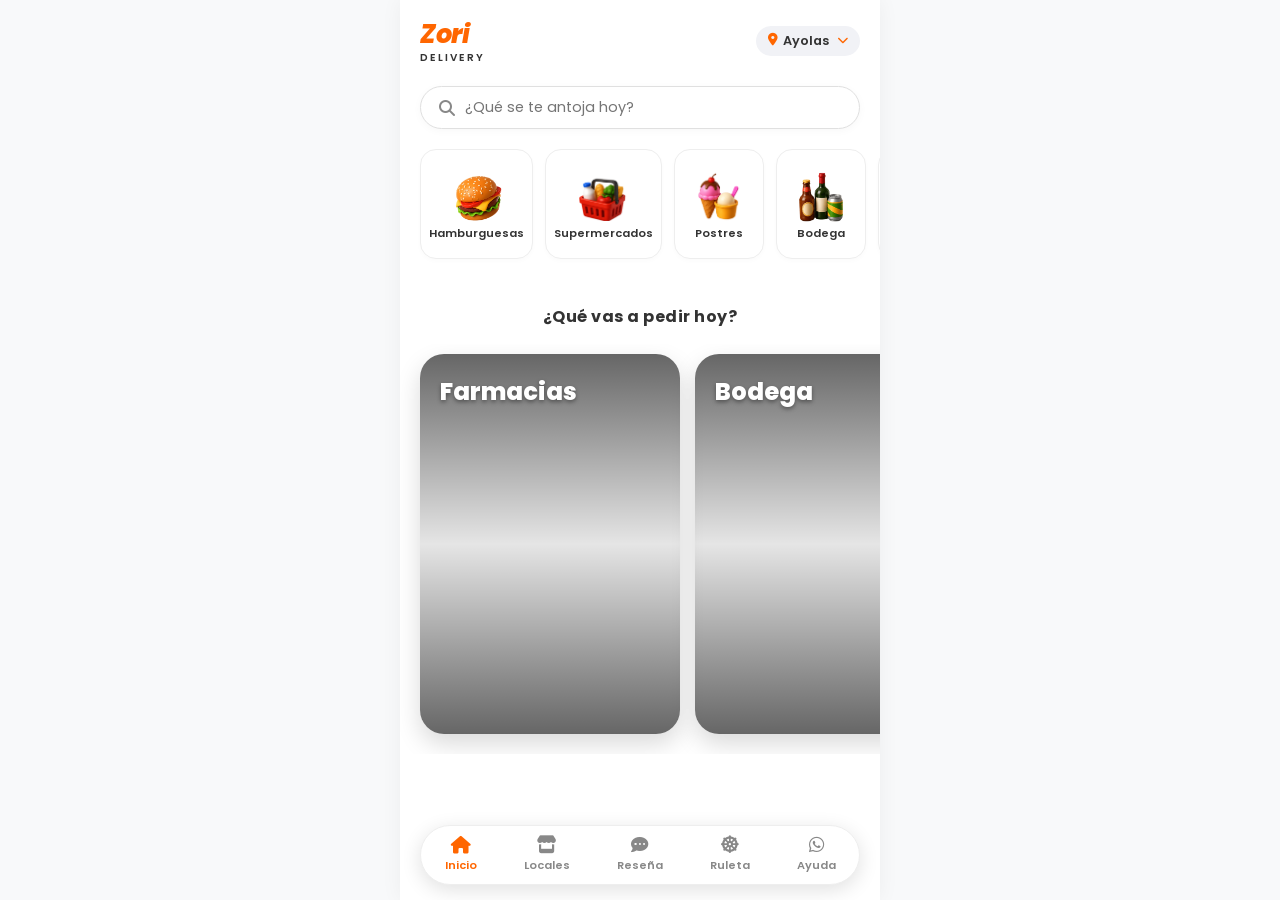
<file: index.html>
<!DOCTYPE html>
<html lang="es">
<head>
    <meta charset="UTF-8">
    <meta name="viewport" content="width=device-width, initial-scale=1.0, maximum-scale=1.0, user-scalable=no">
    <title>Zori Delivery</title>
    <link href="https://fonts.googleapis.com/css2?family=Poppins:wght@300;400;600;700;800&display=swap" rel="stylesheet">
    <link rel="stylesheet" href="https://cdnjs.cloudflare.com/ajax/libs/font-awesome/6.4.0/css/all.min.css">
    <link rel="stylesheet" href="css.css">
   <style>
        body {
            background-color: #f8f9fa;
            font-family: 'Poppins', sans-serif;
            margin: 0;
            padding: 0;
        }

        .mobile-container {
            max-width: 480px;
            margin: 0 auto;
            background: #ffffff;
            min-height: 100vh;
            position: relative;
            padding-bottom: 90px;
            box-shadow: 0 0 20px rgba(0,0,0,0.05);
        }

        /* Header */
        .app-header {
            display: flex;
            justify-content: space-between;
            align-items: center;
            padding: 15px 20px 10px 20px;
        }

        .logo-area h1 {
            font-size: 1.6rem;
            color: #ff6600;
            margin: 0;
            font-weight: 800;
            font-style: italic;
            letter-spacing: -0.5px;
        }
        .logo-area span {
            font-size: 0.65rem;
            display: block;
            color: #333;
            font-weight: 600;
            letter-spacing: 2px;
            margin-top: -4px;
        }

        .header-right {
            display: flex;
            align-items: center;
            gap: 10px;
        }

        .location-pill {
            display: flex;
            align-items: center;
            gap: 5px;
            background: #f1f2f6;
            padding: 6px 12px;
            border-radius: 50px;
            font-size: 0.8rem;
            font-weight: 600;
            color: #333;
        }
        .location-pill i {
            color: #ff6600;
        }

        .icon-btn {
            width: 38px;
            height: 38px;
            border-radius: 50%;
            background: #f1f2f6;
            border: none;
            display: flex;
            align-items: center;
            justify-content: center;
            color: #333;
            cursor: pointer;
            font-size: 0.9rem;
        }

        /* Buscador */
        .search-section {
            padding: 10px 20px;
        }
        .search-box {
            display: flex;
            align-items: center;
            background: #ffffff;
            border: 1px solid #e0e0e0;
            border-radius: 50px;
            padding: 10px 18px;
            box-shadow: 0 2px 8px rgba(0,0,0,0.03);
        }
        .search-box i {
            color: #888;
            font-size: 1rem;
            margin-right: 10px;
        }
        .search-box input {
            border: none;
            outline: none;
            width: 100%;
            font-family: 'Poppins', sans-serif;
            font-size: 0.9rem;
            background: transparent;
        }

        /* Botoncitos de Categorías Cuadrados */
        .quick-categories {
            display: flex;
            gap: 12px;
            overflow-x: auto;
            padding: 10px 20px 15px 20px;
            scrollbar-width: none;
        }
        .quick-categories::-webkit-scrollbar {
            display: none;
        }
        .quick-cat-card {
            min-width: 90px;
            height: 110px;
            background: #ffffff;
            border: 1px solid #eee;
            border-radius: 16px;
            display: flex;
            flex-direction: column;
            align-items: center;
            justify-content: center;
            padding: 8px;
            gap: 4px;
            cursor: pointer;
            flex-shrink: 0;
            transition: all 0.2s ease;
            box-shadow: 0 2px 5px rgba(0,0,0,0.02);
        }
        .quick-cat-card:hover, .quick-cat-card.active {
            border-color: #ff6600;
            background: #fff8f5;
        }
        
        /* Contenedor que ajusta la imagen cuadrada a un tamaño proporcional */
        .quick-cat-icon {
            width: 55px;
            height: 55px;
            background: transparent;
            border-radius: 0;
            display: flex;
            align-items: center;
            justify-content: center;
            overflow: hidden;
            flex-shrink: 0;
        }

        .quick-cat-icon img {
            width: 100%;
            height: 100%;
            object-fit: contain;
        }

        .quick-cat-card span {
            font-size: 0.7rem;
            font-weight: 600;
            color: #333;
            text-align: center;
            line-height: 1;
        }

        /* Título de la sección */
        .section-title {
            padding: 10px 20px 5px 20px;
            font-size: 1rem;
            font-weight: 700;
            color: #333;
        }

        /* APARTADO DE SCROLL: TARJETAS GRANDES CON IMAGEN DE FONDO */
        .promo-carousel-scroll {
            display: flex;
            gap: 15px;
            overflow-x: auto;
            padding: 10px 20px 20px 20px;
            scrollbar-width: none;
        }
        .promo-carousel-scroll::-webkit-scrollbar {
            display: none;
        }
        .promo-card-item {
            min-width: 260px;   
            height: 380px;  
            border-radius: 24px;
            padding: 20px;
            display: flex;
            flex-direction: column; 
            justify-content: space-between;
            flex-shrink: 0;
            position: relative;
            overflow: hidden;
            box-shadow: 0 10px 25px rgba(0,0,0,0.15);
            cursor: pointer;
            transition: transform 0.2s ease, box-shadow 0.2s ease;
            text-decoration: none;
            background-size: cover;
            background-position: center;
        }
        
        .promo-card-item:hover {
            transform: translateY(-4px);
            box-shadow: 0 14px 30px rgba(0,0,0,0.22);
        }

        .promo-card-item::before {
            content: '';
            position: absolute;
            top: 0; left: 0; width: 100%; height: 100%;
            background: linear-gradient(to bottom, rgba(0,0,0,0.6) 0%, rgba(0,0,0,0.1) 50%, rgba(0,0,0,0.6) 100%);
            z-index: 1;
        }
        
        .promo-text-content {
            position: relative;
            z-index: 2;
            width: 100%;
        }
        
        .promo-card-item h3 {
            margin: 0;
            font-size: 1.5rem;
            font-weight: 800;
            color: #fff;
            text-shadow: 0 2px 4px rgba(0,0,0,0.4);
        }

        /* Barra de Navegación Inferior Flotante */
        .bottom-nav {
            position: fixed;
            bottom: 15px;
            left: 50%;
            transform: translateX(-50%);
            width: 90%;
            max-width: 440px;
            background: #ffffff;
            display: flex;
            justify-content: space-around;
            padding: 10px 0;
            border-radius: 50px;
            box-shadow: 0 5px 20px rgba(0,0,0,0.12);
            z-index: 999;
            border: 1px solid #eee;
        }
        .nav-item {
            display: flex;
            flex-direction: column;
            align-items: center;
            text-decoration: none;
            color: #888;
            font-size: 0.7rem;
            font-weight: 600;
            gap: 3px;
            cursor: pointer;
            background: none;
            border: none;
        }
        .nav-item i {
            font-size: 1.1rem;
        }
        .nav-item.active {
            color: #ff6600;
        }
        .quick-categories a.quick-cat-card {
    text-decoration: none; /* Elimina el subrayado del enlace */
}
    </style>
</head>
<body>
<div class="mobile-container">
        
        <!-- Header -->
        <header class="app-header">
            <div class="logo-area">
                <h1>Zori</h1>
                <span>DELIVERY</span>
            </div>
            <div class="header-right" style="position: relative;">
                <!-- Píldora de ubicación interactiva -->
                <div class="location-pill" id="btnUbicacion" style="cursor: pointer;">
                    <i class="fa-solid fa-location-dot"></i> <span id="textoUbicacion">Ayolas</span>
                    <i class="fa-solid fa-chevron-down" style="font-size: 0.7rem; margin-left: 3px;"></i>
                </div>
                
                <!-- Menú desplegable de ciudades -->
                <div id="dropdownUbicacion" style="display: none; position: absolute; top: 45px; right: 0; background: #ffffff; border: 1px solid #eee; border-radius: 16px; box-shadow: 0 8px 20px rgba(0,0,0,0.12); width: 200px; z-index: 1000; overflow: hidden; font-family: 'Poppins', sans-serif;">
                    <div style="padding: 10px 15px; font-size: 0.75rem; font-weight: 700; color: #888; border-bottom: 1px solid #f1f2f6;">Selecciona tu ciudad</div>
                    
                    <!-- Ciudad activa (Ayolas) -->
                    <div onclick="cambiarUbicacion('Ayolas', this)" style="padding: 12px 15px; display: flex; justify-content: space-between; align-items: center; cursor: pointer; background: #fff8f5; color: #ff6600; font-size: 0.85rem; font-weight: 600;">
                        <span>Ayolas</span>
                        <i class="fa-solid fa-check" style="font-size: 0.8rem;"></i>
                    </div>

                    <!-- Ciudades Próximamente (Deshabilitadas / Tachadas) -->
                    <div style="padding: 12px 15px; display: flex; justify-content: space-between; align-items: center; opacity: 0.5; cursor: not-allowed; background: #fafafa; border-top: 1px solid #f8f9fa;">
                        <span style="text-decoration: line-through; color: #666; font-size: 0.85rem;">Santiago</span>
                        <span style="font-size: 0.65rem; background: #eee; color: #555; padding: 2px 6px; border-radius: 6px; font-weight: 600;">Pronto</span>
                    </div>

                    <div style="padding: 12px 15px; display: flex; justify-content: space-between; align-items: center; opacity: 0.5; cursor: not-allowed; background: #fafafa; border-top: 1px solid #f8f9fa;">
                        <span style="text-decoration: line-through; color: #666; font-size: 0.85rem;">San Ignacio</span>
                        <span style="font-size: 0.65rem; background: #eee; color: #555; padding: 2px 6px; border-radius: 6px; font-weight: 600;">Pronto</span>
                    </div>

                    <div style="padding: 12px 15px; display: flex; justify-content: space-between; align-items: center; opacity: 0.5; cursor: not-allowed; background: #fafafa; border-top: 1px solid #f8f9fa;">
                        <span style="text-decoration: line-through; color: #666; font-size: 0.85rem;">San Juan</span>
                        <span style="font-size: 0.65rem; background: #eee; color: #555; padding: 2px 6px; border-radius: 6px; font-weight: 600;">Pronto</span>
                    </div>
                </div>
            </div>
        </header>

        <!-- Buscador -->
        <section class="search-section">
            <div class="search-box">
                <i class="fa-solid fa-magnifying-glass"></i>
                <input type="text" id="search-input" placeholder="¿Qué se te antoja hoy?" onkeypress="if(event.key === 'Enter') window.location.href='locales.html';">
            </div>
        </section>

   <!-- Botoncitos de Categorías con Imágenes Propias -->
<div class="quick-categories">
    <!-- Hamburguesas -->
    <a href="en constuccion.html" target="_blank" class="quick-cat-card">
        <div class="quick-cat-icon">
            <img src="hamnburguesa-8.png" alt="Hamburguesas">
        </div>
        <span>Hamburguesas</span>
    </a>

    <!-- Supermercados -->
    <a href="en constuccion.html" target="_blank" class="quick-cat-card">
        <div class="quick-cat-icon">
            <img src="supermercado-8.png" alt="Supermercados">
        </div>
        <span>Supermercados</span>
    </a>

    <!-- Postres -->
    <a href="en constuccion.html" target="_blank" class="quick-cat-card">
        <div class="quick-cat-icon">
            <img src="postres-8.png" alt="Postres">
        </div>
        <span>Postres</span>
    </a>

    <!-- Bodega -->
    <a href="en constuccion.html" target="_blank" class="quick-cat-card">
        <div class="quick-cat-icon">
            <img src="bodega-8.png" alt="Bodega">
        </div>
        <span>Bodega</span>
    </a>

    <!-- Farmacia -->
    <a href="en constuccion.html" target="_blank" class="quick-cat-card">
        <div class="quick-cat-icon">
            <img src="farmacia-8.png" alt="Farmacia">
        </div>
        <span>Farmacia</span>
    </a>

    <!-- Varios -->
    <a href="en constuccion.html" target="_blank" class="quick-cat-card">
        <div class="quick-cat-icon">
            <img src="varios-8.png" alt="Varios">
        </div>
        <span>Varios</span>
    </a>
</div>

        <!-- Título -->
        <div class="section-title">¿Qué vas a pedir hoy?</div>

       <!-- APARTADO DE SCROLL: TARJETAS GRANDES CON IMAGEN DE FONDO -->
    <section class="promo-carousel-scroll">
        
        <!-- Tarjeta 1: Farmacias -->
        <a href="Farmacias.html" class="promo-card-item" style="background-image: url('https://images.unsplash.com/photo-1584308666744-24d5c474f2ae?w=500');">
            <div class="promo-text-content">
                <h3>Farmacias</h3>
            </div>
        </a>

        <!-- Tarjeta 2: Bodegas -->
        <a href="bodega.html" class="promo-card-item" style="background-image: url('https://images.unsplash.com/photo-1550966871-3ed3cdb5ed0c?w=500');">
            <div class="promo-text-content">
                <h3>Bodega</h3>
            </div>
        </a>

        <!-- Tarjeta 3: Restaurantes -->
        <a href="en constuccion.html" class="promo-card-item" style="background-image: url('https://images.unsplash.com/photo-1517248135467-4c7edcad34c4?w=500');">
            <div class="promo-text-content">
                <h3>Restaurantes</h3>
            </div>
        </a>

        <!-- Tarjeta 4: Supermercados -->
        <a href="supermercados.html" class="promo-card-item" style="background-image: url('https://images.unsplash.com/photo-1578916171728-46686eac8d58?w=500');">
            <div class="promo-text-content">
                <h3>Supermercados</h3>
            </div>
        </a>

    </section>

        </section>

        <!-- Barra de Navegación Inferior Flotante -->
<nav class="bottom-nav">
    <a href="index.html" class="nav-item active">
        <i class="fa-solid fa-house"></i>
        <span>Inicio</span>
    </a>
    <a href="locales.html" class="nav-item">
        <i class="fa-solid fa-store"></i>
        <span>Locales</span>
    </a>
    <!-- Botón de Reseña restaurado -->
    <button class="nav-item" onclick="abrirModalReseña()">
        <i class="fa-solid fa-comment-dots"></i>
        <span>Reseña</span>
    </button>
    <!-- Botón que lleva al apartado de la ruleta -->
    <a href="ruleta.html" class="nav-item">
        <i class="fa-solid fa-dharmachakra"></i>
        <span>Ruleta</span>
    </a>
    <a href="https://wa.me/595982309464" target="_blank" class="nav-item">
        <i class="fa-brands fa-whatsapp"></i>
        <span>Ayuda</span>
    </a>
</nav>

        <!-- Modal Reseña Anónima -->
        <div id="modalReseña" style="display: none; position: fixed; top: 0; left: 0; width: 100%; height: 100%; background: rgba(0,0,0,0.5); z-index: 1000; justify-content: center; align-items: center;">
            <div style="background: #ffffff; padding: 25px; border-radius: 15px; width: 90%; max-width: 400px; box-shadow: 0 4px 15px rgba(0,0,0,0.2); text-align: left; position: relative;">
                <div id="formContainer">
                    <h3 style="margin-top: 0; text-align: center; color: #333;">Dejanos tu reseña</h3>
                    <p style="text-align: center; color: #777; font-size: 0.8rem;">100% anónima</p>
                    <form id="reseñaForm" onsubmit="enviarReseñaAnonima(event)" style="display: flex; flex-direction: column; gap: 12px;">
                        <input type="hidden" name="_subject" value="💬 Nueva Reseña Anónima - Zory Delivery">
                        <textarea id="mensajeReseña" name="mensaje" rows="4" placeholder="Escribe tu comentario aquí..." required style="padding: 10px; border: 1px solid #ccc; border-radius: 8px; font-family: 'Poppins', sans-serif; resize: none;"></textarea>
                        <div style="display: flex; gap: 10px; justify-content: flex-end;">
                            <button type="button" onclick="cerrarModalReseña()" style="padding: 8px 15px; border: none; border-radius: 8px; background: #e0e0e0; cursor: pointer;">Cancelar</button>
                            <button type="submit" id="btnEnviar" style="padding: 8px 20px; border: none; border-radius: 8px; background: #25D366; color: #fff; cursor: pointer;">Enviar</button>
                        </div>
                    </form>
                </div>
                <div id="mensajeExito" style="display: none; text-align: center; padding: 20px 0;">
                    <div style="font-size: 3rem; color: #25D366; margin-bottom: 10px;">✓</div>
                    <h3 style="color: #333;">¡Reseña enviada con éxito!</h3>
                    <button onclick="cerrarModalReseña()" style="padding: 8px 25px; border: none; border-radius: 8px; background: #25D366; color: #fff; cursor: pointer;">Aceptar</button>
                </div>
                <button onclick="cerrarModalReseña()" style="position: absolute; top: 10px; right: 15px; background: none; border: none; font-size: 1.2rem; cursor: pointer; color: #888;">&times;</button>
            </div>
        </div>
    </div>

    <!-- Script básico para modales en el Index -->
    <script>
        function abrirModalReseña() {
            document.getElementById('formContainer').style.display = 'block';
            document.getElementById('mensajeExito').style.display = 'none';
            document.getElementById('mensajeReseña').value = '';
            document.getElementById('modalReseña').style.display = 'flex';
        }
        function cerrarModalReseña() {
            document.getElementById('modalReseña').style.display = 'none';
        }
        function enviarReseñaAnonima(event) {
            event.preventDefault();
            const formData = new FormData(document.getElementById('reseñaForm'));
            const btn = document.getElementById('btnEnviar');
            btn.innerText = 'Enviando...';
            btn.disabled = true;

            fetch('https://formsubmit.co/ajax/zorydelivery@gmail.com', { method: 'POST', body: formData })
            .then(res => res.json())
            .then(() => {
                document.getElementById('formContainer').style.display = 'none';
                document.getElementById('mensajeExito').style.display = 'block';
                btn.innerText = 'Enviar';
                btn.disabled = false;
            })
            
            .catch(() => {
                alert('Error al enviar. Inténtalo de nuevo.');
                btn.innerText = 'Enviar';
                btn.disabled = false;
            });
        }
    </script>
    <script src="js.js"></script>

</body>
</html>
</file>
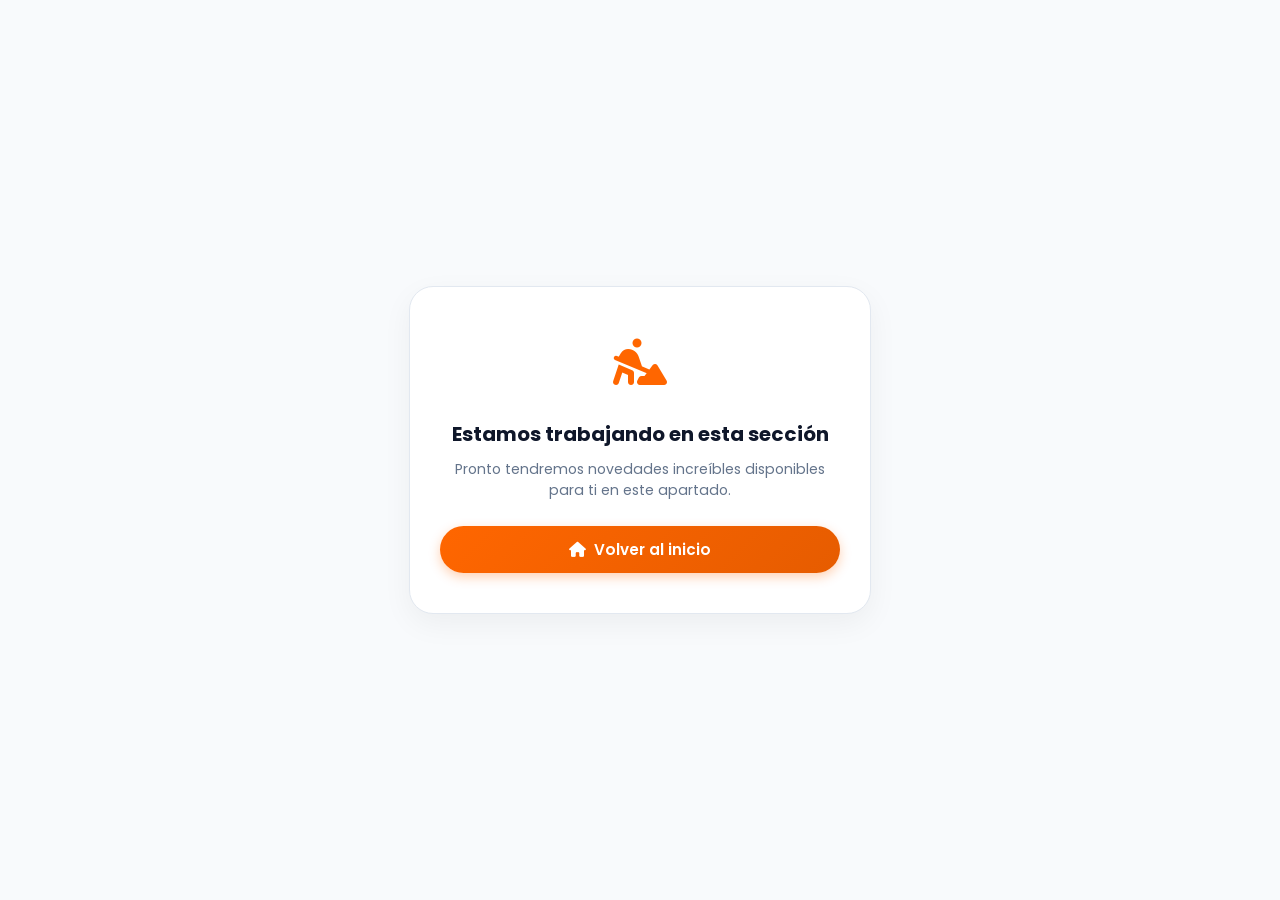
<file: en constuccion.html>
<!DOCTYPE html>
<html lang="es">
<head>
    <meta charset="UTF-8">
    <meta name="viewport" content="width=device-width, initial-scale=1.0">
    <title>Estamos trabajando en esta sección</title>
    <!-- FontAwesome para iconos -->
    <link rel="stylesheet" href="https://cdnjs.cloudflare.com/ajax/libs/font-awesome/6.4.0/css/all.min.css">
    <link href="https://fonts.googleapis.com/css2?family=Poppins:wght@400;500;600;700&display=swap" rel="stylesheet">
    <style>
        body {
            font-family: 'Poppins', sans-serif;
            background-color: #f8fafc;
            color: #1e293b;
            display: flex;
            justify-content: center;
            align-items: center;
            height: 100vh;
            margin: 0;
            padding: 20px;
            box-sizing: border-box;
        }

        .card-aviso {
            background: #ffffff;
            padding: 40px 30px;
            border-radius: 24px;
            max-width: 400px;
            width: 100%;
            text-align: center;
            box-shadow: 0 10px 30px rgba(0, 0, 0, 0.05);
            border: 1px solid #e2e8f0;
        }

        .icono-aviso {
            font-size: 3rem;
            color: #ff6600; /* Naranja Zory */
            margin-bottom: 20px;
        }

        h1 {
            font-size: 1.25rem;
            font-weight: 700;
            color: #0f172a;
            margin: 0 0 10px 0;
        }

        p {
            font-size: 0.88rem;
            color: #64748b;
            margin: 0 0 25px 0;
            line-height: 1.5;
        }

        .btn-proximamente {
            background: linear-gradient(135deg, #ff6600, #e65c00); /* Degradado naranja Zory */
            color: white;
            border: none;
            padding: 12px 24px;
            border-radius: 50px;
            font-size: 0.95rem;
            font-weight: 600;
            cursor: pointer;
            box-shadow: 0 4px 12px rgba(255, 102, 0, 0.3);
            text-decoration: none;
            display: inline-flex;
            align-items: center;
            justify-content: center;
            gap: 8px;
            transition: transform 0.2s, filter 0.2s;
            width: 100%;
            box-sizing: border-box;
        }

        .btn-proximamente:hover {
            transform: scale(1.02);
            filter: brightness(1.05);
        }
    </style>
</head>
<body>

    <div class="card-aviso">
        <div class="icono-aviso">
            <i class="fa-solid fa-person-digging"></i>
        </div>
        
        <h1>Estamos trabajando en esta sección</h1>
        <p>Pronto tendremos novedades increíbles disponibles para ti en este apartado.</p>

        <!-- Botón que redirige al inicio con el color naranja de Zory -->
        <a href="index.html" class="btn-proximamente">
            <i class="fa-solid fa-house"></i> Volver al inicio
        </a>
    </div>

</body>
</html>
</file>
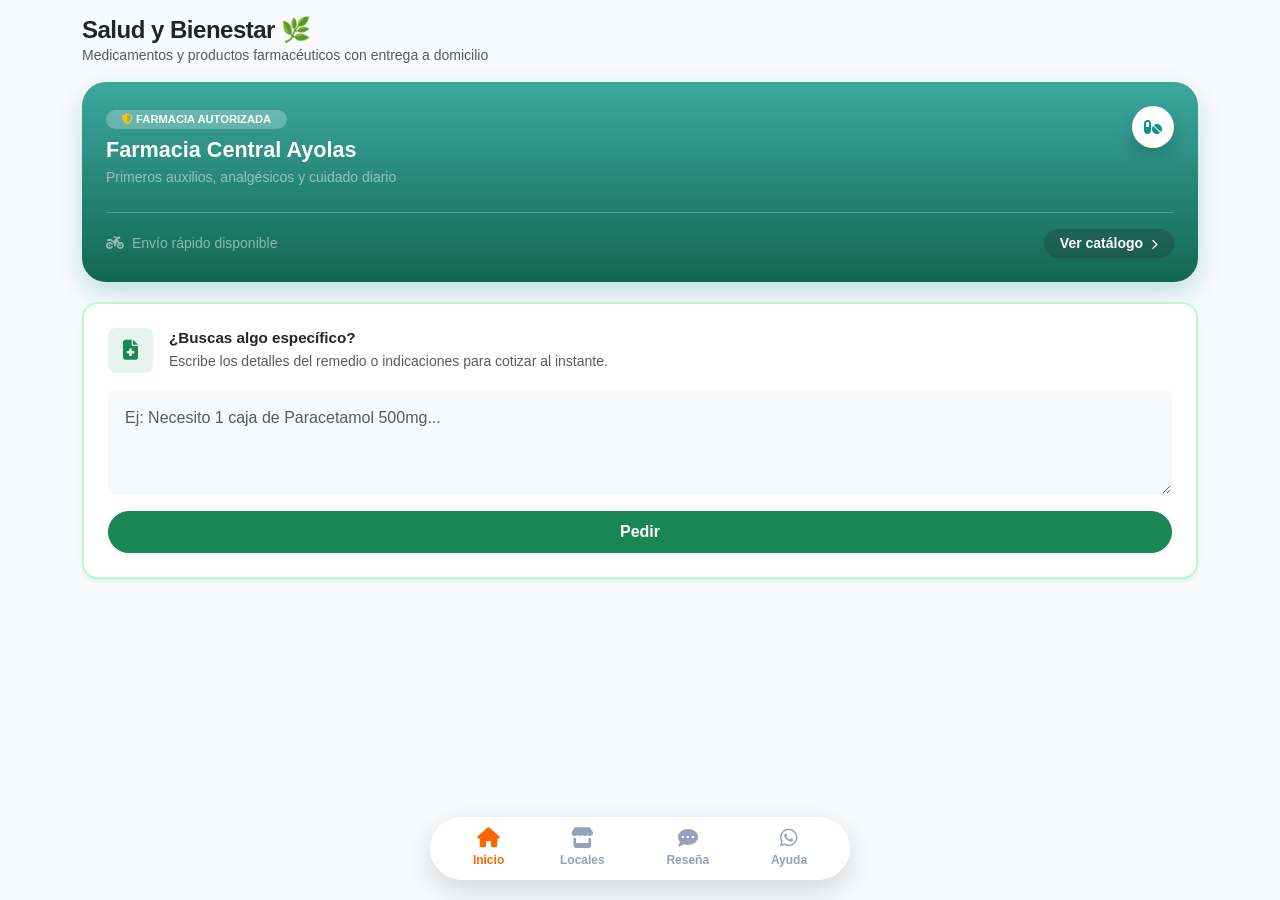
<file: Farmacias.html>
<!DOCTYPE html>
<html lang="es">
<head>
    <meta charset="UTF-8">
    <meta name="viewport" content="width=device-width, initial-scale=1.0">
    <title>Salud y Bienestar - Farmacias</title>
    <link href="https://cdn.jsdelivr.net/npm/bootstrap@5.3.0/dist/css/bootstrap.min.css" rel="stylesheet">
    <link rel="stylesheet" href="https://cdnjs.cloudflare.com/ajax/libs/font-awesome/6.4.0/css/all.min.css">
    
    <style>
        body {
            background-color: #f8fafc;
            font-family: 'Segoe UI', Tahoma, Geneva, Verdana, sans-serif;
            padding-bottom: 90px; /* Espacio para la barra flotante inferior */
        }

        /* Tarjeta de Farmacia */
        .farmacia-hero-card {
            position: relative;
            border-radius: 24px;
            overflow: hidden;
            color: #ffffff;
            padding: 24px;
            box-shadow: 0 10px 25px rgba(13, 148, 136, 0.25);
            background-image: linear-gradient(to top, rgba(6, 95, 70, 0.95), rgba(13, 148, 136, 0.8)), 
                            url('https://images.unsplash.com/photo-1584308666744-24d5c474f2ae?w=600');
            background-size: cover;
            background-position: center;
            cursor: pointer;
            margin-bottom: 20px;
        }

        /* Estilo de la Barra de Navegación Inferior Flotante */
        .bottom-nav {
            position: fixed;
            bottom: 20px;
            left: 50%;
            transform: translateX(-50%);
            width: 90%;
            max-width: 420px;
            background: #ffffff;
            border-radius: 50px;
            box-shadow: 0 10px 30px rgba(0, 0, 0, 0.15);
            display: flex;
            justify-content: space-around;
            align-items: center;
            padding: 10px 15px;
            z-index: 1000;
        }

        .bottom-nav .nav-item {
            background: none;
            border: none;
            text-decoration: none;
            color: #94a3b8;
            display: flex;
            flex-direction: column;
            align-items: center;
            font-size: 0.75rem;
            font-weight: 600;
            cursor: pointer;
            transition: color 0.2s ease;
        }

        .bottom-nav .nav-item i {
            font-size: 1.25rem;
            margin-bottom: 3px;
        }

        .bottom-nav .nav-item.active, 
        .bottom-nav .nav-item:hover {
            color: #ff6600;
        }
    </style>
</head>
<body>

<div class="container py-3">
    <div class="mb-3">
        <h4 class="fw-bold text-dark m-0" style="letter-spacing: -0.5px;">Salud y Bienestar 🌿</h4>
        <p class="text-muted small m-0">Medicamentos y productos farmacéuticos con entrega a domicilio</p>
    </div>

    <div class="farmacia-hero-card" onclick="cargarLocal('farmacia central ayolas')">
        <div class="d-flex justify-content-between align-items-start">
            <div>
                <span class="badge bg-white bg-opacity-25 text-white px-3 py-1 rounded-pill fw-bold mb-2" style="font-size: 0.7rem;">
                    <i class="fas fa-shield-alt text-warning"></i> FARMACIA AUTORIZADA
                </span>
                <h3 class="fw-bold m-0 text-white" style="font-size: 1.35rem;">Farmacia Central Ayolas</h3>
                <p class="small text-white-50 mt-1 mb-4">Primeros auxilios, analgésicos y cuidado diario</p>
            </div>
            <div class="rounded-circle bg-white text-teal d-flex align-items-center justify-content-center shadow" style="width: 42px; height: 42px; flex-shrink: 0;">
                <i class="fas fa-pills" style="color: #0d9488;"></i>
            </div>
        </div>
        
        <div class="d-flex align-items-center justify-content-between pt-3 border-top border-light border-opacity-25 small text-white-50">
            <span><i class="fas fa-motorcycle me-1"></i> Envío rápido disponible</span>
            <span class="fw-bold text-white bg-dark bg-opacity-25 px-3 py-1 rounded-pill" onclick="event.stopPropagation(); cargarLocal('farmacia central ayolas');">
                Ver catálogo <i class="fas fa-chevron-right ms-1" style="font-size: 0.65rem;"></i>
            </span>
        </div>
    </div>

    <div class="card border-0 shadow-sm rounded-4 p-4 bg-white mb-4" style="border: 2px solid #bbf7d0 !important;">
        <div class="d-flex align-items-center gap-3 mb-3">
            <div class="bg-success bg-opacity-10 text-success rounded-3 d-flex align-items-center justify-content-center" style="width: 45px; height: 45px; flex-shrink: 0;">
                <i class="fas fa-file-medical fs-5"></i>
            </div>
            <div>
                <h6 class="fw-bold text-dark mb-1" style="font-size: 0.95rem;">¿Buscas algo específico?</h6>
                <p class="text-muted small m-0">Escribe los detalles del remedio o indicaciones para cotizar al instante.</p>
            </div>
        </div>

        <div class="mb-3">
            <textarea id="pedidoFarmaciaTexto" class="form-control rounded-3 border-light bg-light text-dark p-3" rows="3" placeholder="Ej: Necesito 1 caja de Paracetamol 500mg..."></textarea>
        </div>

        <div>
            <button class="btn btn-success w-100 rounded-pill py-2 small fw-bold shadow-sm" onclick="enviarPedidoFarmaciaWhatsApp()">
                Pedir
            </button>
        </div>
    </div>
</div>

<nav class="bottom-nav">
    <a href="index.html" class="nav-item active">
        <i class="fa-solid fa-house"></i>
        <span>Inicio</span>
    </a>
    <a href="locales.html" class="nav-item">
        <i class="fa-solid fa-store"></i>
        <span>Locales</span>
    </a>
    <button class="nav-item" onclick="abrirModalReseña()">
        <i class="fa-solid fa-comment-dots"></i>
        <span>Reseña</span>
    </button>
    <a href="https://wa.me/595982309464" target="_blank" class="nav-item">
        <i class="fa-brands fa-whatsapp"></i>
        <span>Ayuda</span>
    </a>
</nav>

<div id="modalReseña" style="display: none; position: fixed; top: 0; left: 0; width: 100%; height: 100%; background: rgba(0,0,0,0.5); z-index: 1000; justify-content: center; align-items: center;">
    <div style="background: #ffffff; padding: 25px; border-radius: 15px; width: 90%; max-width: 400px; box-shadow: 0 4px 15px rgba(0,0,0,0.2); text-align: left; position: relative;">
        <div id="formContainer">
            <h3 style="margin-top: 0; text-align: center; color: #333;">Déjanos tu reseña</h3>
            <p style="text-align: center; color: #777; font-size: 0.8rem;">100% anónima</p>
            <form id="reseñaForm" onsubmit="enviarReseñaAnonima(event)" style="display: flex; flex-direction: column; gap: 12px;">
                <input type="hidden" name="_subject" value="💬 Nueva Reseña Anónima - Zory Delivery">
                <textarea id="mensajeReseña" name="mensaje" rows="4" placeholder="Escribe tu comentario aquí..." required style="padding: 10px; border: 1px solid #ccc; border-radius: 8px; font-family: 'Poppins', sans-serif; resize: none;"></textarea>
                <div style="display: flex; gap: 10px; justify-content: flex-end;">
                    <button type="button" onclick="cerrarModalReseña()" style="padding: 8px 15px; border: none; border-radius: 8px; background: #e0e0e0; cursor: pointer;">Cancelar</button>
                    <button type="submit" id="btnEnviar" style="padding: 8px 20px; border: none; border-radius: 8px; background: #25D366; color: #fff; cursor: pointer;">Enviar</button>
                </div>
            </form>
        </div>
        <div id="mensajeExito" style="display: none; text-align: center; padding: 20px 0;">
            <div style="font-size: 3rem; color: #25D366; margin-bottom: 10px;">✓</div>
            <h3 style="color: #333;">¡Reseña enviada con éxito!</h3>
            <button onclick="cerrarModalReseña()" style="padding: 8px 25px; border: none; border-radius: 8px; background: #25D366; color: #fff; cursor: pointer;">Aceptar</button>
        </div>
        <button onclick="cerrarModalReseña()" style="position: absolute; top: 10px; right: 15px; background: none; border: none; font-size: 1.2rem; cursor: pointer; color: #888;">&times;</button>
    </div>
</div>

<script>
    function enviarPedidoFarmaciaWhatsApp() {
        const texto = document.getElementById('pedidoFarmaciaTexto').value.trim();

        if (!texto) {
            alert("Por favor escribe los detalles de lo que necesitas.");
            return;
        }

        const numeroWhatsApp = "595982309464"; 

        let mensaje = "Hola! Vengo desde la sección de Farmacias de la app y quiero hacer este pedido:\n\n";
        mensaje += "Detalle: " + texto + "\n\n";
        mensaje += "Quedo atento a la confirmación y el costo de envío. ¡Gracias!";

        const urlWp = "https://wa.me/" + numeroWhatsApp + "?text=" + encodeURIComponent(mensaje);
        window.open(urlWp, '_blank');
    }

    // Funciones del Modal de Reseña
    function abrirModalReseña() {
        document.getElementById('formContainer').style.display = 'block';
        document.getElementById('mensajeExito').style.display = 'none';
        document.getElementById('mensajeReseña').value = '';
        document.getElementById('modalReseña').style.display = 'flex';
    }
    
    function cerrarModalReseña() {
        document.getElementById('modalReseña').style.display = 'none';
    }
    
    function enviarReseñaAnonima(event) {
        event.preventDefault();
        const formData = new FormData(document.getElementById('reseñaForm'));
        const btn = document.getElementById('btnEnviar');
        btn.innerText = 'Enviando...';
        btn.disabled = true;

        fetch('https://formsubmit.co/ajax/zorydelivery@gmail.com', { method: 'POST', body: formData })
        .then(res => res.json())
        .then(() => {
            document.getElementById('formContainer').style.display = 'none';
            document.getElementById('mensajeExito').style.display = 'block';
            btn.innerText = 'Enviar';
            btn.disabled = false;
        })
        .catch(() => {
            alert('Error al enviar. Inténtalo de nuevo.');
            btn.innerText = 'Enviar';
            btn.disabled = false;
        });
    }
</script>
<script src="js.js"></script>

</body>
</html>
</file>
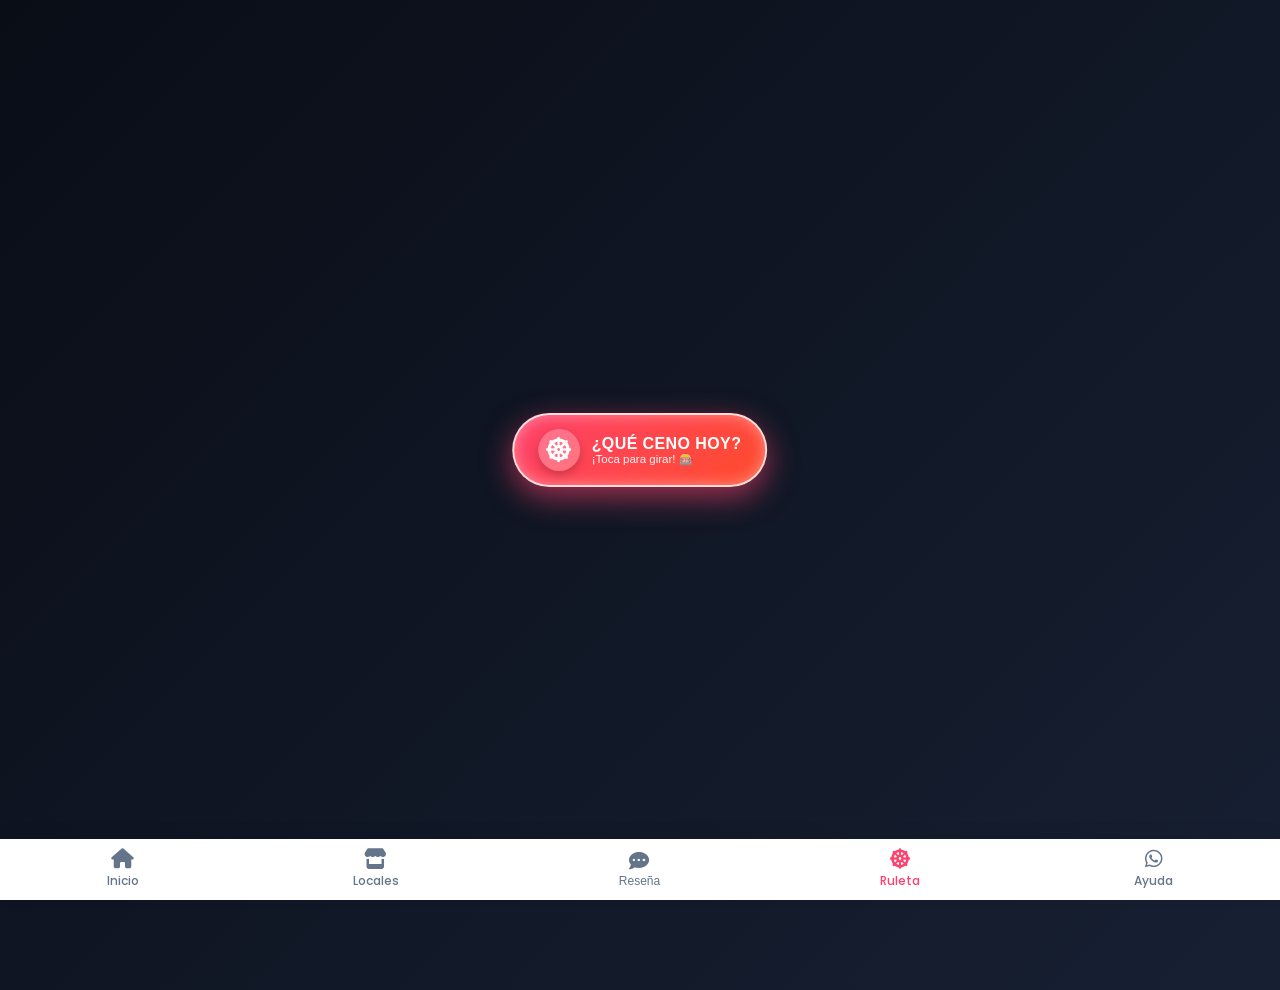
<file: ruleta.html>
<!DOCTYPE html>
<html lang="es">
<head>
    <meta charset="UTF-8">
    <meta name="viewport" content="width=device-width, initial-scale=1.0">
    <title>¿Qué ceno hoy? - Ruleta Casino Pro</title>
    <!-- FontAwesome para iconos -->
    <link rel="stylesheet" href="https://cdnjs.cloudflare.com/ajax/libs/font-awesome/6.4.0/css/all.min.css">
    <!-- Google Fonts -->
    <link href="https://fonts.googleapis.com/css2?family=Poppins:wght@400;500;600;700;800;900&display=swap" rel="stylesheet">
    
    <style>
        body {
            font-family: 'Poppins', sans-serif;
            background: linear-gradient(135deg, #090d16 0%, #172033 100%);
            margin: 0;
            padding-bottom: 90px;
            min-height: 100vh;
            display: flex;
            justify-content: center;
            align-items: center;
        }

        /* Estilos de la Barra de Navegación Inferior */
        .bottom-nav {
            position: fixed;
            bottom: 0;
            left: 0;
            width: 100%;
            background: #ffffff;
            display: flex;
            justify-content: space-around;
            align-items: center;
            padding: 10px 0;
            box-shadow: 0 -4px 15px rgba(0, 0, 0, 0.08);
            z-index: 1000;
        }

        .bottom-nav .nav-item {
            background: none;
            border: none;
            display: flex;
            flex-direction: column;
            align-items: center;
            color: #64748b;
            text-decoration: none;
            font-size: 0.75rem;
            font-weight: 500;
            cursor: pointer;
            transition: color 0.2s;
        }

        .bottom-nav .nav-item i {
            font-size: 1.25rem;
            margin-bottom: 3px;
        }

        .bottom-nav .nav-item.active, 
        .bottom-nav .nav-item:hover {
            color: #ff416c;
        }

        /* Botón Central Flotante */
        .btn-ruleta-flotante {
            position: fixed;
            top: 50%;
            left: 50%;
            transform: translate(-50%, -50%);
            background: linear-gradient(135deg, #ff416c, #ff4b2b);
            color: white;
            border: none;
            border-radius: 50px;
            padding: 14px 24px;
            font-weight: 800;
            box-shadow: 0 10px 30px rgba(255, 65, 108, 0.6), 0 0 15px rgba(255, 255, 255, 0.4) inset;
            z-index: 900;
            display: flex;
            align-items: center;
            gap: 12px;
            cursor: pointer;
            transition: all 0.3s cubic-bezier(0.175, 0.885, 0.32, 1.275);
            animation: latidoBtn 2s infinite ease-in-out;
            border: 2px solid rgba(255, 255, 255, 0.8);
            white-space: nowrap;
        }

        .btn-ruleta-flotante:hover {
            transform: translate(-50%, -50%) scale(1.06);
            box-shadow: 0 15px 35px rgba(255, 65, 108, 0.8);
        }

        .ruleta-btn-icon {
            font-size: 1.6rem;
            background: rgba(255, 255, 255, 0.25);
            width: 42px;
            height: 42px;
            display: flex;
            align-items: center;
            justify-content: center;
            border-radius: 50%;
            box-shadow: 0 4px 10px rgba(0,0,0,0.2);
        }

        .ruleta-btn-text {
            display: flex;
            flex-direction: column;
            text-align: left;
        }

        .ruleta-btn-title {
            font-size: 1rem;
            letter-spacing: 0.4px;
            text-transform: uppercase;
            line-height: 1.2;
        }

        .ruleta-btn-subtitle {
            font-size: 0.72rem;
            font-weight: 500;
            opacity: 0.95;
            line-height: 1.1;
        }

        @keyframes latidoBtn {
            0% { transform: translate(-50%, -50%) scale(1); }
            50% { transform: translate(-50%, -50%) scale(1.03); }
            100% { transform: translate(-50%, -50%) scale(1); }
        }

        /* Estilos del Modal de la Ruleta */
        .ruleta-modal-overlay {
            position: fixed;
            top: 0;
            left: 0;
            width: 100%;
            height: 100%;
            background: rgba(0, 0, 0, 0.8);
            z-index: 2000;
            display: flex;
            justify-content: center;
            align-items: center;
            backdrop-filter: blur(8px);
            padding: 15px;
        }

        .ruleta-modal-card {
            background: #ffffff;
            padding: 24px 20px;
            border-radius: 28px;
            width: 100%;
            max-width: 360px;
            text-align: center;
            box-shadow: 0 25px 50px rgba(0,0,0,0.5);
            position: relative;
        }

        .ruleta-btn-cerrar {
            position: absolute;
            top: 15px;
            right: 15px;
            background: #f1f5f9;
            border: none;
            width: 32px;
            height: 32px;
            border-radius: 50%;
            font-size: 1rem;
            color: #64748b;
            cursor: pointer;
            display: flex;
            align-items: center;
            justify-content: center;
            transition: background 0.2s;
        }
        .ruleta-btn-cerrar:hover {
            background: #e2e8f0;
        }

        /* Contenedor Estilo Casino Real */
        .ruleta-wheel-container {
            position: relative;
            width: 285px;
            height: 285px;
            margin: 15px auto;
            border-radius: 50%;
            /* Marco metálico dorado/plateado con relieve múltiple de casino */
            box-shadow: 0 15px 35px rgba(0,0,0,0.4), inset 0 0 0 8px #1e293b, inset 0 0 0 12px #e2e8f0, inset 0 0 0 14px #b45309, inset 0 0 25px rgba(0,0,0,0.6);
            border: 5px solid #0f172a;
            overflow: visible; /* Permite que el puntero luzca sobresalido */
        }

        /* Puntero Casino Estilo Clásico (Flecha Dorada 3D) */
        .ruleta-pointer {
            position: absolute;
            top: -14px;
            left: 50%;
            transform: translateX(-50%);
            width: 0;
            height: 0;
            border-left: 14px solid transparent;
            border-right: 14px solid transparent;
            border-top: 26px solid #fbbf24; /* Dorado brillante */
            z-index: 50;
            filter: drop-shadow(0 4px 5px rgba(0,0,0,0.5));
        }

        .ruleta-pointer::after {
            content: '';
            position: absolute;
            top: -28px;
            left: -7px;
            width: 14px;
            height: 10px;
            background: linear-gradient(135deg, #fff, #d97706);
            border-radius: 50%;
            box-shadow: 0 2px 4px rgba(0,0,0,0.3);
        }

        /* Rueda con Colores Casino Alta Definición */
        .ruleta-wheel {
            position: relative;
            width: 100%;
            height: 100%;
            border-radius: 50%;
            background: conic-gradient(
                #ffedd5 0deg 45deg,
                #fed7aa 45deg 90deg,
                #fbcfe8 90deg 135deg,
                #bfdbfe 135deg 180deg,
                #bbf7d0 180deg 225deg,
                #e9d5ff 225deg 270deg,
                #99f6e4 270deg 315deg,
                #fecdd3 315deg 360deg
            );
            transition: transform 4.5s cubic-bezier(0.1, 0.7, 0.1, 1);
            box-shadow: inset 0 0 20px rgba(0,0,0,0.25);
            overflow: hidden;
        }

        /* Brillo cenital glossy tipo cristal sobre la rueda */
        .ruleta-wheel-container::after {
            content: '';
            position: absolute;
            top: 0;
            left: 0;
            width: 100%;
            height: 100%;
            background: radial-gradient(circle at 50% 30%, rgba(255,255,255,0.35) 0%, rgba(255,255,255,0) 70%);
            pointer-events: none;
            border-radius: 50%;
            z-index: 20;
        }

        .ruleta-item {
            position: absolute;
            top: 0;
            left: 0;
            width: 100%;
            height: 100%;
            text-align: center;
            transform: rotate(calc(var(--i) * 45deg + 22.5deg));
        }

        .ruleta-content {
            position: absolute;
            top: 25px;
            left: 50%;
            transform: translateX(-50%);
            font-size: 0.72rem;
            font-weight: 800;
            color: #0f172a;
            white-space: nowrap;
            text-shadow: 0 1px 2px rgba(255,255,255,0.9);
            letter-spacing: -0.2px;
        }

        /* Eje Central Casino (Botón Girar Estilo Ficha/Moneda de Oro) */
        .ruleta-center-btn {
            position: absolute;
            top: 50%;
            left: 50%;
            transform: translate(-50%, -50%);
            width: 76px;
            height: 76px;
            background: radial-gradient(circle, #fcd34d 0%, #d97706 70%, #b45309 100%);
            color: #ffffff;
            border: 4px solid #fff5cc;
            border-radius: 50%;
            font-size: 0.75rem;
            font-weight: 900;
            letter-spacing: 0.8px;
            display: flex;
            align-items: center;
            justify-content: center;
            box-shadow: 0 8px 20px rgba(0,0,0,0.5), inset 0 2px 6px rgba(255,255,255,0.6);
            cursor: pointer;
            z-index: 30;
            text-shadow: 0 1px 2px rgba(0,0,0,0.4);
            transition: transform 0.15s ease, filter 0.2s;
        }
        .ruleta-center-btn:hover {
            transform: translate(-50%, -50%) scale(1.08);
            filter: brightness(1.15);
        }
        .ruleta-center-btn:active {
            transform: translate(-50%, -50%) scale(0.95);
        }
        .ruleta-center-btn:disabled {
            opacity: 0.9;
            cursor: not-allowed;
        }
    </style>
</head>
<body>

    <!-- Botón Central Flotante -->
    <button onclick="abrirRuleta()" class="btn-ruleta-flotante">
        <div class="ruleta-btn-icon">
            <i class="fa-solid fa-dharmachakra fa-spin" style="animation-duration: 4s;"></i>
        </div>
        <div class="ruleta-btn-text">
            <span class="ruleta-btn-title">¿Qué ceno hoy?</span>
            <span class="ruleta-btn-subtitle">¡Toca para girar! 🎰</span>
        </div>
    </button>

    <!-- Modal de la Ruleta -->
    <div id="modalRuleta" class="ruleta-modal-overlay" style="display: none;">
        <div class="ruleta-modal-card">
            
            <!-- Botón para cerrar -->
            <button onclick="cerrarRuleta()" class="ruleta-btn-cerrar">
                <i class="fa-solid fa-xmark"></i>
            </button>

            <h4 style="font-weight: 800; color: #1e293b; margin: 0 0 2px 0; font-size: 1.25rem;">🎰 ¿Qué ceno hoy?</h4>
            <p style="color: #64748b; font-size: 0.8rem; margin: 0 0 10px 0;">Gira la rueda y deja que la suerte decida por ti.</p>

            <!-- Contenedor Estilo Casino -->
            <div class="ruleta-wheel-container">
                <!-- Puntero dorado de casino -->
                <div class="ruleta-pointer"></div>
                
                <div id="ruletaWheel" class="ruleta-wheel">
                    <div class="ruleta-item" style="--i: 0;"><span class="ruleta-content">Lomito 🍔</span></div>
                    <div class="ruleta-item" style="--i: 1;"><span class="ruleta-content">Pizza 🍕</span></div>
                    <div class="ruleta-item" style="--i: 2;"><span class="ruleta-content">Empanadas 🥟</span></div>
                    <div class="ruleta-item" style="--i: 3;"><span class="ruleta-content">Pizzanesa 🥩</span></div>
                    <div class="ruleta-item" style="--i: 4;"><span class="ruleta-content">Hamburguesa 🍔</span></div>
                    <div class="ruleta-item" style="--i: 5;"><span class="ruleta-content">Picada 🍟</span></div>
                    <div class="ruleta-item" style="--i: 6;"><span class="ruleta-content">Sushi 🍣</span></div>
                    <div class="ruleta-item" style="--i: 7;"><span class="ruleta-content">Árabe 🌯</span></div>
                </div>
                
                <!-- Botón Central Ficha Dorada -->
                <button id="btnGirar" onclick="girarRuleta()" class="ruleta-center-btn">
                    GIRAR
                </button>
            </div>

            <div style="margin: 12px 0;">
                <span id="resultadoRuletaText" style="font-weight: 700; font-size: 0.95rem; color: #2563eb;">¡Presiona el centro para girar!</span>
            </div>

            <div>
                <button id="btnPedirResultado" onclick="pedirGanadorRuleta()" style="display: none; background: linear-gradient(135deg, #22c55e, #15803d); color: #fff; border: none; padding: 10px 30px; border-radius: 50px; font-weight: bold; cursor: pointer; font-size: 0.9rem; box-shadow: 0 4px 15px rgba(34, 197, 94, 0.4);">
                    <i class="fa-brands fa-whatsapp me-1"></i> Pedir
                </button>
            </div>
        </div>
    </div>

    <!-- Barra de Navegación Inferior Flotante -->
    <nav class="bottom-nav">
        <a href="index.html" class="nav-item">
            <i class="fa-solid fa-house"></i>
            <span>Inicio</span>
        </a>
        <a href="locales.html" class="nav-item">
            <i class="fa-solid fa-store"></i>
            <span>Locales</span>
        </a>
        <!-- Botón de Reseña -->
        <button class="nav-item" onclick="abrirModalReseña()">
            <i class="fa-solid fa-comment-dots"></i>
            <span>Reseña</span>
        </button>
        <!-- Ruleta activo en esta página -->
        <a href="ruleta.html" class="nav-item active">
            <i class="fa-solid fa-dharmachakra"></i>
            <span>Ruleta</span>
        </a>
        <a href="https://wa.me/595982309464" target="_blank" class="nav-item">
            <i class="fa-brands fa-whatsapp"></i>
            <span>Ayuda</span>
        </a>
    </nav>

    <!-- Modal Reseña Anónima -->
    <div id="modalReseña" style="display: none; position: fixed; top: 0; left: 0; width: 100%; height: 100%; background: rgba(0,0,0,0.6); z-index: 2500; justify-content: center; align-items: center; backdrop-filter: blur(5px);">
        <div style="background: #ffffff; padding: 25px; border-radius: 20px; width: 90%; max-width: 400px; box-shadow: 0 10px 30px rgba(0,0,0,0.3); text-align: left; position: relative;">
            <div id="formContainer">
                <h3 style="margin-top: 0; text-align: center; color: #1e293b; font-weight: 800;">Dejanos tu reseña</h3>
                <p style="text-align: center; color: #64748b; font-size: 0.8rem;">100% anónima</p>
                <form id="reseñaForm" onsubmit="enviarReseñaAnonima(event)" style="display: flex; flex-direction: column; gap: 12px;">
                    <input type="hidden" name="_subject" value="💬 Nueva Reseña Anónima - Zory Delivery">
                    <textarea id="mensajeReseña" name="mensaje" rows="4" placeholder="Escribe tu comentario aquí..." required style="padding: 12px; border: 1px solid #cbd5e1; border-radius: 12px; font-family: 'Poppins', sans-serif; resize: none; font-size: 0.9rem; outline: none;"></textarea>
                    <div style="display: flex; gap: 10px; justify-content: flex-end;">
                        <button type="button" onclick="cerrarModalReseña()" style="padding: 10px 18px; border: none; border-radius: 10px; background: #f1f5f9; color: #64748b; font-weight: 600; cursor: pointer;">Cancelar</button>
                        <button type="submit" id="btnEnviar" style="padding: 10px 22px; border: none; border-radius: 10px; background: #25D366; color: #fff; font-weight: 600; cursor: pointer; box-shadow: 0 4px 12px rgba(37, 211, 102, 0.3);">Enviar</button>
                    </div>
                </form>
            </div>
            <div id="mensajeExito" style="display: none; text-align: center; padding: 20px 0;">
                <div style="font-size: 3rem; color: #25D366; margin-bottom: 10px;">✓</div>
                <h3 style="color: #1e293b; font-weight: 800;">¡Reseña enviada con éxito!</h3>
                <button onclick="cerrarModalReseña()" style="padding: 10px 25px; border: none; border-radius: 10px; background: #25D366; color: #fff; font-weight: 600; cursor: pointer;">Aceptar</button>
            </div>
            <button onclick="cerrarModalReseña()" style="position: absolute; top: 12px; right: 15px; background: #f1f5f9; border: none; width: 30px; height: 30px; border-radius: 50%; font-size: 1.1rem; cursor: pointer; color: #64748b; display: flex; align-items: center; justify-content: center;">&times;</button>
        </div>
    </div>

    <!-- Scripts -->
    <script>
        const opcionesCenaData = [
            { nombre: "Lomito Completo 🍔" },
            { nombre: "Pizza Muzzarella 🍕" },
            { nombre: "Empanadas Surtidas 🥟" },
            { nombre: "Pizzanesa con Papas 🥩" },
            { nombre: "Hamburguesa Doble 🍔" },
            { nombre: "Picada de Lomito 🍟" },
            { nombre: "Sushi / Comida Japonesa 🍣" },
            { nombre: "Lomito Árabe 🌯" }
        ];

        let platoSeleccionadoRuleta = "";
        let gradosTotales = 0;

        function abrirRuleta() {
            document.getElementById('modalRuleta').style.display = 'flex';
        }

        function cerrarRuleta() {
            document.getElementById('modalRuleta').style.display = 'none';
        }

        function girarRuleta() {
            const wheel = document.getElementById('ruletaWheel');
            const btnGirar = document.getElementById('btnGirar');
            const btnPedir = document.getElementById('btnPedirResultado');
            const textoResultado = document.getElementById('resultadoRuletaText');

            btnGirar.disabled = true;
            btnPedir.style.display = 'none';
            textoResultado.innerText = "Girando la rueda...";

            const indiceGanador = Math.floor(Math.random() * opcionesCenaData.length);
            const gradosPorGajo = 45;
            const vueltasExtra = 360 * 5;
            
            gradosTotales += vueltasExtra + (gradosTotales % 360 ? 360 - (gradosTotales % 360) : 0) + (indiceGanador * gradosPorGajo) + (gradosPorGajo / 2);
            
            wheel.style.transform = `rotate(-${gradosTotales}deg)`;

            setTimeout(() => {
                platoSeleccionadoRuleta = opcionesCenaData[indiceGanador].nombre;
                textoResultado.innerHTML = `¡Ganador: <b style="color: #16a34a;">${platoSeleccionadoRuleta}</b>! 🎉`;
                btnGirar.disabled = false;
                btnPedir.style.display = 'inline-block';
            }, 4500);
        }

        function pedirGanadorRuleta() {
            const telefono = "595982309464"; 
            const mensaje = `Hola! Usé la ruleta de la app y me tocó cenar:\n*${platoSeleccionadoRuleta}*\nQuiero hacer el pedido por favor.`;
            const url = `https://wa.me/${telefono}?text=${encodeURIComponent(mensaje)}`;
            window.open(url, '_blank');
        }

        function abrirModalReseña() {
            document.getElementById('formContainer').style.display = 'block';
            document.getElementById('mensajeExito').style.display = 'none';
            document.getElementById('mensajeReseña').value = '';
            document.getElementById('modalReseña').style.display = 'flex';
        }

        function cerrarModalReseña() {
            document.getElementById('modalReseña').style.display = 'none';
        }

        function enviarReseñaAnonima(event) {
            event.preventDefault();
            const formData = new FormData(document.getElementById('reseñaForm'));
            const btn = document.getElementById('btnEnviar');
            btn.innerText = 'Enviando...';
            btn.disabled = true;

            fetch('https://formsubmit.co/ajax/zorydelivery@gmail.com', { method: 'POST', body: formData })
            .then(res => res.json())
            .then(() => {
                document.getElementById('formContainer').style.display = 'none';
                document.getElementById('mensajeExito').style.display = 'block';
                btn.innerText = 'Enviar';
                btn.disabled = false;
            })
            .catch(() => {
                alert('Error al enviar. Inténtalo de nuevo.');
                btn.innerText = 'Enviar';
                btn.disabled = false;
            });
        }
    </script>
    <script src="js.js"></script>

</body>
</html>
</file>
<file: css.css>
/* Paleta de Colores Zori */
:root {
    --zori-orange: #FF7300; /* Naranja idéntico al logo */
    --zori-dark-orange: #E05E00;
    --text-brown: #3E2723; /* Color café oscuro para links y textos */
    --text-dark: #1A1A1A;
    --text-gray: #757575;
    --bg-light: #F7F7F7;
    --bg-white: #FFFFFF;
}

* {
    margin: 0;
    padding: 0;
    box-sizing: border-box;
    font-family: 'Poppins', sans-serif;
}

body {
    background-color: #E0E0E0; /* Fondo gris para resaltar el celular si se abre en PC */
    display: flex;
    justify-content: center;
    align-items: flex-start;
    min-height: 100vh;
    padding: 0;
}

/* Forzar ancho de celular en cualquier pantalla */
.mobile-container {
    width: 100%;
    max-width: 450px; /* Tamaño máximo estándar de un móvil grande */
    background-color: var(--bg-white);
    min-height: 100vh;
    position: relative;
    box-shadow: 0 0 20px rgba(0,0,0,0.15);
    display: flex;
    flex-direction: column;
    overflow-x: hidden;
    padding-bottom: 90px; /* Espacio para que el carrito flotante no tape nada */
}

/* 1. Header transparente sin líneas */
.main-header {
    background: transparent !important;
    border: none !important;
    padding: 0;
    margin: 0;
    position: relative;
}

.logo-text {
    font-size: 52px;
    font-weight: 800;
    color: var(--bg-white);
    font-style: italic;
    line-height: 1;
    letter-spacing: -1px;
}

.logo-sub {
    font-size: 14px;
    font-weight: 700;
    color: #1A1A1A;
    letter-spacing: 3px;
    margin-top: 2px;
}

/* 2. Sub Navegación */
.sub-nav {
    background-color: var(--bg-white);
    display: flex;
    justify-content: center;
    align-items: center;
    gap: 15px;
    padding: 12px 0;
    border-bottom: 1px solid #EAEAEA;
}

.sub-nav a {
    text-decoration: none;
    color: var(--text-brown);
    font-weight: 700;
    font-size: 13px;
    transition: 0.2s;
}

.sub-nav a.active {
    color: var(--zori-orange);
}

.sub-nav span {
    color: #CCCCCC;
    font-size: 12px;
}

/* 3. Banner Promocional */
.promo-banner {
    position: relative;
    width: 100%;
    height: 190px;
    overflow: hidden;
}

.promo-banner img {
    width: 100%;
    height: 100%;
    object-fit: cover;
}

.promo-overlay {
    position: absolute;
    top: 0;
    left: 0;
    width: 100%;
    height: 100%;
    background: linear-gradient(rgba(0,0,0,0.1), rgba(0,0,0,0.6));
    display: flex;
    flex-direction: column;
    justify-content: flex-end;
    align-items: center;
    padding-bottom: 15px;
}

.btn-pide-ahora {
    background-color: var(--zori-orange);
    color: var(--bg-white);
    border: none;
    padding: 10px 25px;
    font-size: 16px;
    font-weight: 800;
    border-radius: 8px;
    cursor: pointer;
    transform: rotate(-3deg); /* Efecto inclinado idéntico a la foto */
    box-shadow: 0px 4px 10px rgba(0, 0, 0, 0.3);
    transition: 0.2s;
}

.slider-dots {
    display: flex;
    gap: 6px;
    margin-top: 12px;
}

.dot {
    width: 8px;
    height: 8px;
    background-color: rgba(255,255,255,0.5);
    border-radius: 50%;
}

.dot.active {
    background-color: var(--zori-orange);
}

/* 4. Título de sección */
.section-title {
    text-align: center;
    font-size: 20px;
    font-weight: 800;
    color: var(--text-dark);
    margin: 20px 0 10px 0;
    letter-spacing: 0.5px;
}

/* 5. Categorías horizontales corregidas para iconos grandes (415x415) */
.quick-cat-card {
    min-width: 105px;
    height: 130px;
    background: #ffffff;
    border: 1px solid #eee;
    border-radius: 20px;
    display: flex;
    flex-direction: column;
    align-items: center;
    justify-content: center;
    padding: 10px;
    gap: 8px;
    cursor: pointer;
    flex-shrink: 0;
    transition: all 0.2s ease;
    box-shadow: 0 2px 5px rgba(0,0,0,0.02);
}

.quick-cat-card:hover, .quick-cat-card.active {
    border-color: #ff6600;
    background: #fff8f5;
}

/* Contenedor circular adaptado para la imagen grande */
.quick-cat-icon {
    width: 75px;
    height: 75px;
    background: #fff2ed;
    border-radius: 50%;
    display: flex;
    align-items: center;
    justify-content: center;
    overflow: hidden;
    flex-shrink: 0;
}

.quick-cat-card.active .quick-cat-icon {
    background: #ff6600;
}

/* La imagen abarca el contenedor circular sin deformarse */
.quick-cat-icon img {
    width: 95%;
    height: 95%;
    object-fit: contain;
}

/* Texto de la categoría */
.quick-cat-card span {
    font-size: 0.78rem;
    font-weight: 600;
    color: #333;
    text-align: center;
    line-height: 1.1;
}

/* Categorías estándar de la grilla anterior */
.categories-grid {
    display: grid;
    grid-template-columns: repeat(3, 1fr);
    gap: 10px;
    padding: 0 15px 15px 15px;
}

.category-card {
    background-color: var(--bg-white);
    border-radius: 12px;
    padding: 10px 5px;
    text-align: center;
    box-shadow: 0 4px 12px rgba(0,0,0,0.08);
    border: 1px solid #F0F0F0;
}

.cat-img-wrapper {
    width: 100%;
    height: 55px;
    overflow: hidden;
    border-radius: 8px;
    margin-bottom: 8px;
}

.cat-img-wrapper img {
    width: 100%;
    height: 100%;
    object-fit: cover;
}

.category-card h3 {
    font-size: 10px;
    font-weight: 800;
    color: var(--text-dark);
    margin-bottom: 3px;
}

.category-card p {
    font-size: 8px;
    color: var(--text-gray);
    line-height: 1.2;
    height: 20px;
    margin-bottom: 8px;
    overflow: hidden;
}

.btn-ver-platos {
    background-color: var(--zori-orange);
    color: var(--bg-white);
    border: none;
    font-size: 8px;
    font-weight: 800;
    padding: 5px 10px;
    border-radius: 15px;
    cursor: pointer;
    width: 100%;
}

/* 6. Grilla de Productos de 2 columnas */
.products-grid {
    display: grid;
    grid-template-columns: repeat(2, 1fr);
    gap: 12px;
    padding: 0 15px;
}

.product-card {
    background-color: var(--bg-white);
    border-radius: 12px;
    overflow: hidden;
    box-shadow: 0 4px 12px rgba(0,0,0,0.08);
    border: 1px solid #F0F0F0;
    display: flex;
    flex-direction: column;
}

.product-card img {
    width: 100%;
    height: 100px;
    object-fit: cover;
}

.prod-info {
    padding: 10px;
    display: flex;
    flex-direction: column;
    flex-grow: 1;
}

.prod-info h4 {
    font-size: 11px;
    font-weight: 700;
    color: var(--text-dark);
    margin-bottom: 4px;
    line-height: 1.2;
}

.prod-info p {
    font-size: 9px;
    color: var(--text-gray);
    margin-bottom: 8px;
    line-height: 1.3;
    flex-grow: 1;
}

.prod-price {
    font-size: 13px;
    font-weight: 800;
    color: var(--text-dark);
    margin-bottom: 8px;
    display: block;
}

.btn-pedir {
    background-color: var(--zori-orange);
    color: var(--bg-white);
    border: none;
    width: 100%;
    padding: 7px 0;
    border-radius: 15px;
    font-size: 9px;
    font-weight: 800;
    cursor: pointer;
    text-align: center;
}

/* 7. Footer de redes sociales */
.social-footer {
    display: flex;
    flex-direction: column;
    align-items: center;
    justify-content: center;
    padding: 24px 10px;
    background-color: #ffffff;
    gap: 10px;
}

.social-icons {
    display: flex;
    gap: 20px;
    justify-content: center;
    align-items: center;
}

.social-icons a {
    color: #333333;
    font-size: 22px;
    text-decoration: none;
    transition: color 0.3s ease, transform 0.2s ease;
    display: flex;
    align-items: center;
    justify-content: center;
}

.social-icons a:hover {
    color: #FFD700;
    transform: scale(1.05);
}

.scalat-credits {
    font-size: 11px;
    font-weight: 300;
    color: #888888;
    letter-spacing: 0.8px;
    text-transform: uppercase;
    font-family: 'Poppins', sans-serif;
    margin-top: 4px;
}

.scalat-credits span {
    color: #FFD700;
    font-weight: 600;
}

.price-options {
    display: flex;
    gap: 8px;
    margin-top: 8px;
    flex-wrap: wrap;
}

.price-options .btn-pedir {
    flex: 1;
    min-width: 100px;
    font-size: 11px;
    padding: 6px 4px;
}

.combo-btn {
    background-color: #e67e22;
}

/* ==========================================
   ESTILOS PARA LOS BOTONES DE CANTIDAD (- / +)
   ========================================== */
.controls {
    display: inline-flex;
    align-items: center;
    background-color: #f1f3f5;
    border-radius: 20px;
    padding: 3px 8px;
    gap: 8px;
    margin-top: 8px;
    border: 1px solid #e9ecef;
}

.btn-qty {
    background-color: #ff6b00;
    color: #ffffff;
    border: none;
    width: 26px;
    height: 26px;
    border-radius: 50%;
    font-size: 14px;
    font-weight: 700;
    cursor: pointer;
    display: flex;
    align-items: center;
    justify-content: center;
    transition: transform 0.1s ease, background-color 0.2s ease;
    user-select: none;
}

.btn-qty:active {
    transform: scale(0.9);
    background-color: #e05e00;
}

.qty-count {
    font-weight: 700;
    font-size: 14px;
    color: #212529;
    min-width: 18px;
    text-align: center;
}

/* ==========================================
   BARRA FLOTANTE DEL CARRITO (ESTILO APP MOBILE)
   ========================================== */
.cart-bar {
    position: fixed;
    bottom: 20px;
    left: 50%;
    transform: translateX(-50%);
    width: calc(100% - 32px);
    max-width: 420px;
    background: linear-gradient(135deg, #25D366 0%, #128C7E 100%);
    color: #ffffff;
    padding: 14px 20px;
    border-radius: 16px;
    display: flex;
    justify-content: space-between;
    align-items: center;
    box-shadow: 0 10px 25px rgba(37, 211, 102, 0.4);
    cursor: pointer;
    z-index: 9999;
    animation: slideUp 0.3s ease-out;
}

@keyframes slideUp {
    from {
        transform: translate(-50%, 100px);
        opacity: 0;
    }
    to {
        transform: translate(-50%, 0);
        opacity: 1;
    }
}

.cart-info {
    display: flex;
    flex-direction: column;
    gap: 2px;
}

.cart-count {
    font-size: 11px;
    text-transform: uppercase;
    letter-spacing: 0.8px;
    font-weight: 600;
    opacity: 0.9;
}

.cart-total {
    font-size: 17px;
    font-weight: 800;
    letter-spacing: -0.3px;
}

.cart-btn-text {
    font-weight: 700;
    font-size: 14px;
    background: rgba(255, 255, 255, 0.2);
    padding: 8px 14px;
    border-radius: 10px;
    display: flex;
    align-items: center;
    gap: 6px;
    backdrop-filter: blur(4px);
}

.delivery-notice {
    background-color: #FFF3E0;
    border: 1px dashed #FF7300;
    border-radius: 10px;
    padding: 10px 12px;
    display: flex;
    align-items: center;
    gap: 10px;
    margin: 12px 0;
}

.delivery-icon {
    font-size: 18px;
}

.delivery-text {
    font-size: 11px;
    color: var(--text-dark);
    line-height: 1.3;
}

.delivery-text strong {
    color: var(--zori-orange);
}

.btn-pedir-inicial {
    background: #ff6600;
    color: white;
    border: none;
    border-radius: 8px;
    padding: 10px 0;
    font-family: 'Poppins', sans-serif;
    font-weight: 700;
    font-size: 0.85rem;
    cursor: pointer;
    width: 100%;
    text-align: center;
    box-shadow: 0 3px 10px rgba(255, 102, 0, 0.3);
    transition: background 0.2s, transform 0.1s;
}

.btn-pedir-inicial:active {
    transform: scale(0.97);
    background: #e55c00;
}

.btn-pedir-inicial.agregado {
    background: #25d366;
    box-shadow: 0 3px 10px rgba(37, 211, 102, 0.3);
}

.back-home-btn-float {
    position: absolute;
    top: 8px;
    left: 8px;
    background: rgba(0, 0, 0, 0.35);
    backdrop-filter: blur(4px);
    color: #fff;
    border: 1px solid rgba(255, 255, 255, 0.2);
    padding: 5px 10px;
    border-radius: 20px;
    font-size: 0.75rem;
    text-decoration: none;
    display: flex;
    align-items: center;
    gap: 6px;
    font-weight: 600;
    z-index: 10;
    transition: 0.2s;
}

.back-home-btn-float:hover {
    background: rgba(0, 0, 0, 0.6);
    color: #fff;
}
</file>
